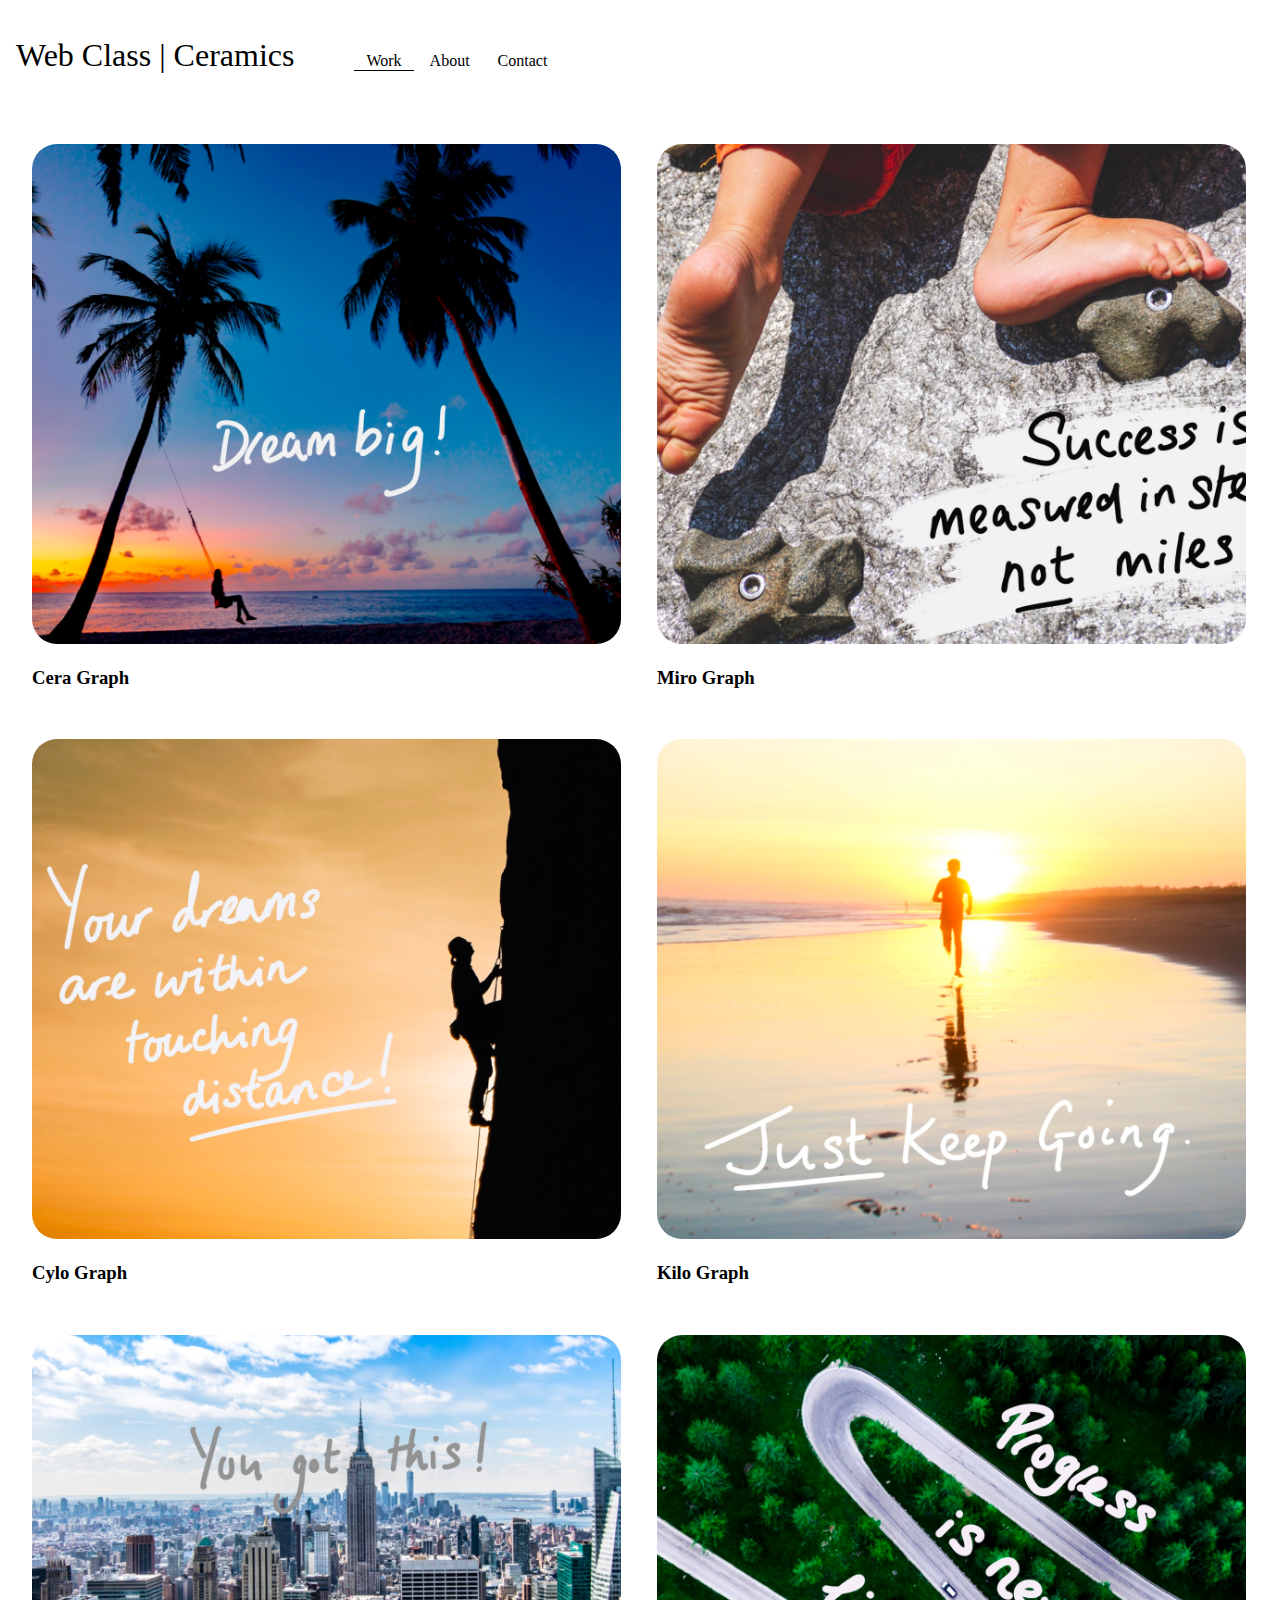
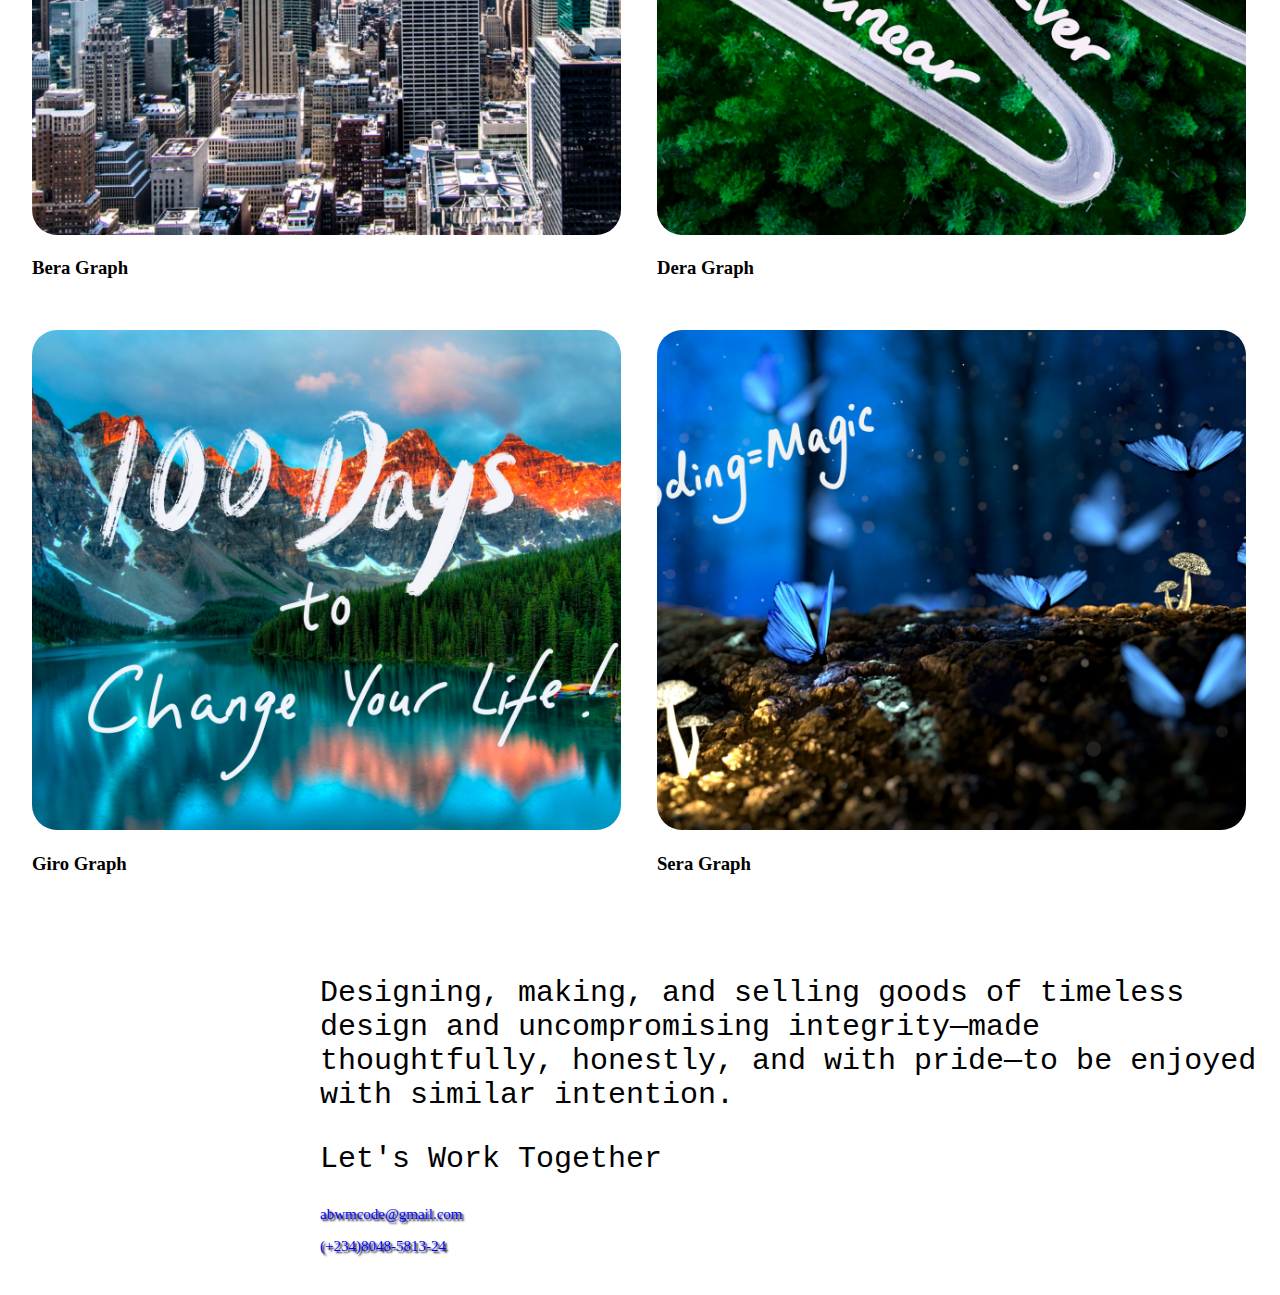
<file: index.html>
<!DOCTYPE html>
<html lang="en">
<head>
    <meta charset="UTF-8">
    <meta name="viewport" content="width=device-width, initial-scale=1.0">
    <title>Web class</title>
    <link rel="stylesheet" href="./style.css">
</head>
<body>
    <header>
        <h1>Web Class | Ceramics</h1>
        <nav>
            <ul>
                <li id="work"><a href="index.html">Work</a></li>
                <li><a href="about.html">About</a></li>
                <li><a href="contact.html">Contact</a></li>
            </ul>
        </nav>
    </header>
    <section id="gallery">
        <div class="card">
            <img src="./images/imag1.jpg" alt="">
            <h3>Cera Graph</h3>
        </div>
        <div class="card">
            <img src="./images/img2.jpg" alt="">
            <h3>Miro Graph</h3>
        </div>
        <div class="card">
            <img src="./images/img3.jpg" alt="">
            <h3>Cylo Graph</h3>
        </div>
        <div class="card">
            <img src="./images/img4.jpg" alt="">
            <h3>Kilo Graph</h3>
        </div>
        <div class="card">
            <img src="./images/img5.jpg" alt="">
            <h3>Bera Graph</h3>
        </div>
        <div class="card">
            <img src="./images/img6.jpg" alt="">
            <h3>Dera Graph</h3>
        </div>
        <div class="card">
            <img src="./images/img7.jpg" alt="">
            <h3>Giro Graph</h3>
        </div>
        <div class="card">
            <img src="./images/img8.jpg" alt="">
            <h3>Sera Graph</h3>
        </div>
    </section>
    <section id="info">
        <h3>
            Designing, making, and selling goods of timeless design and uncompromising
            integrity—made thoughtfully, honestly, and with pride—to be enjoyed with similar intention.
        </h3>
        <h3>Let's Work Together</h3>
        <div class="contact">
            <p>abwmcode@gmail.com</p>
            <p>(+234)8048-5813-24</p>
        </div>
    </section>
</body>
</html>
</file>
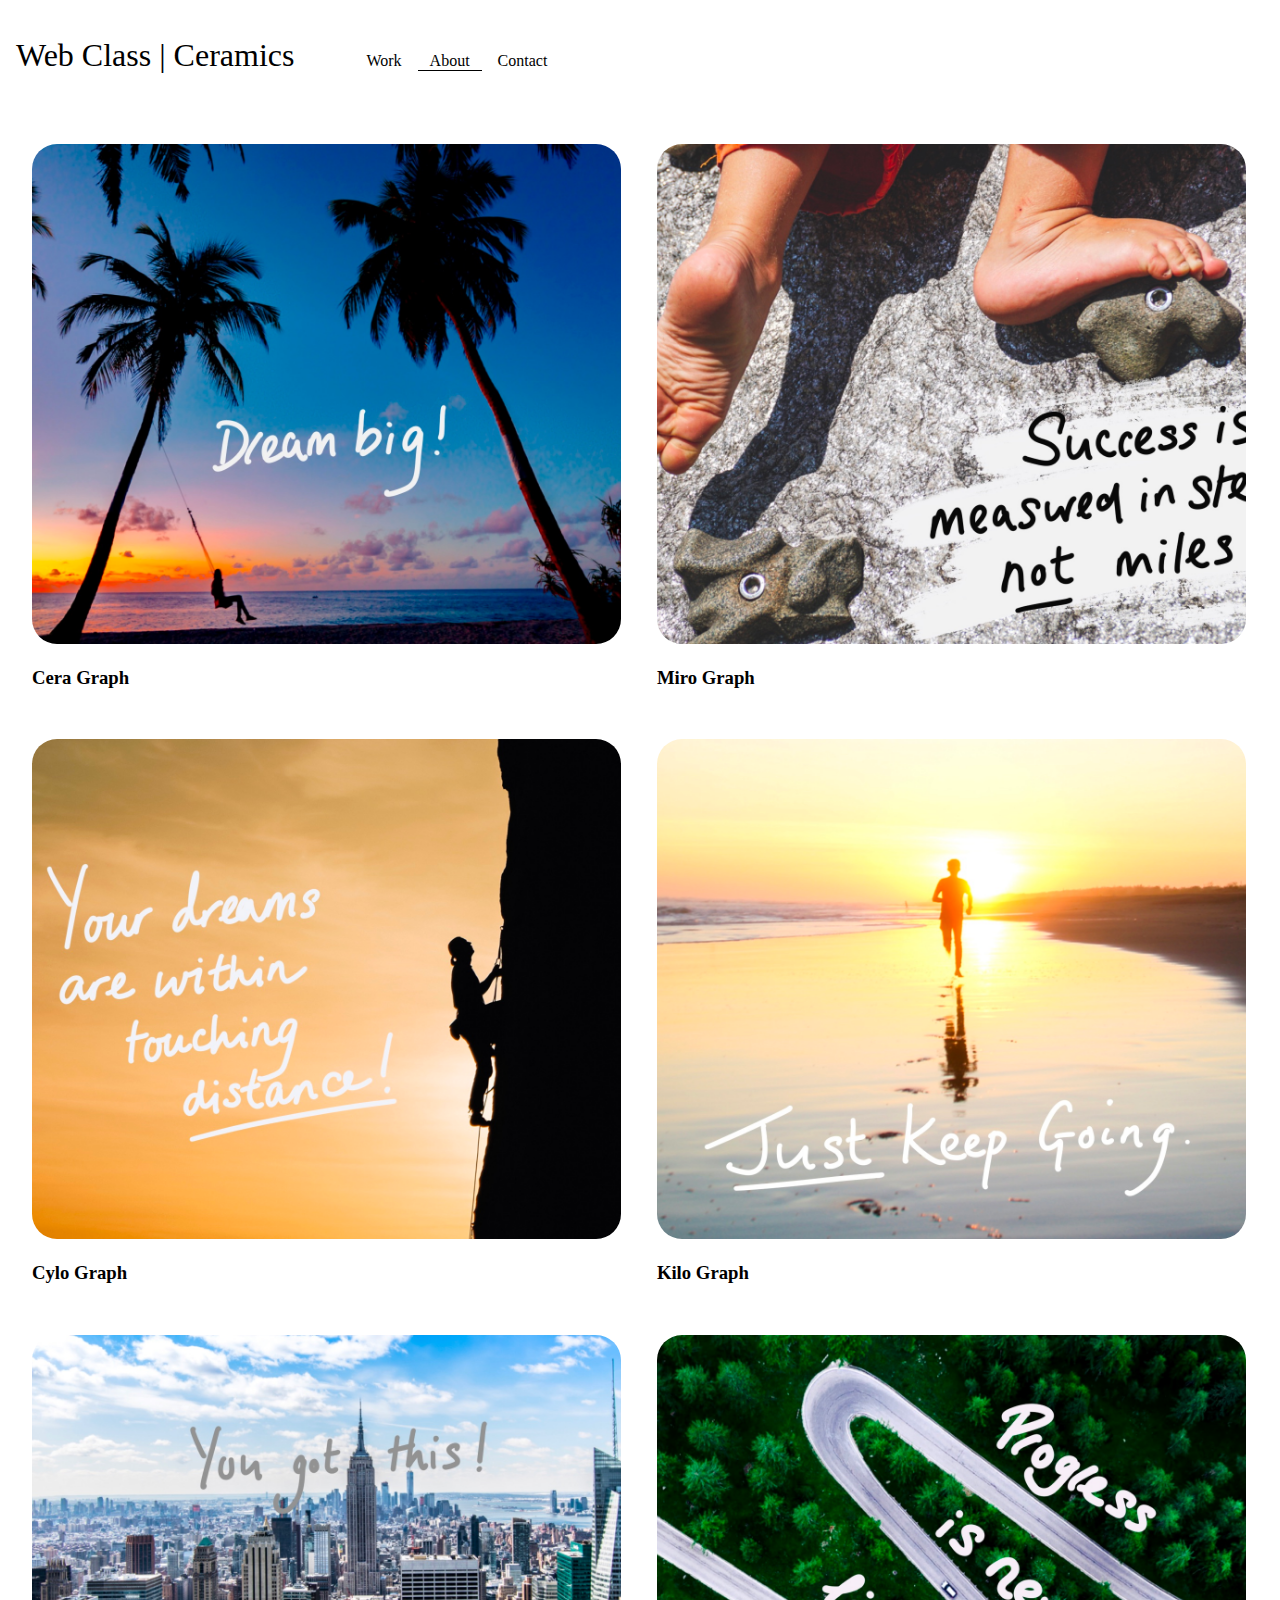
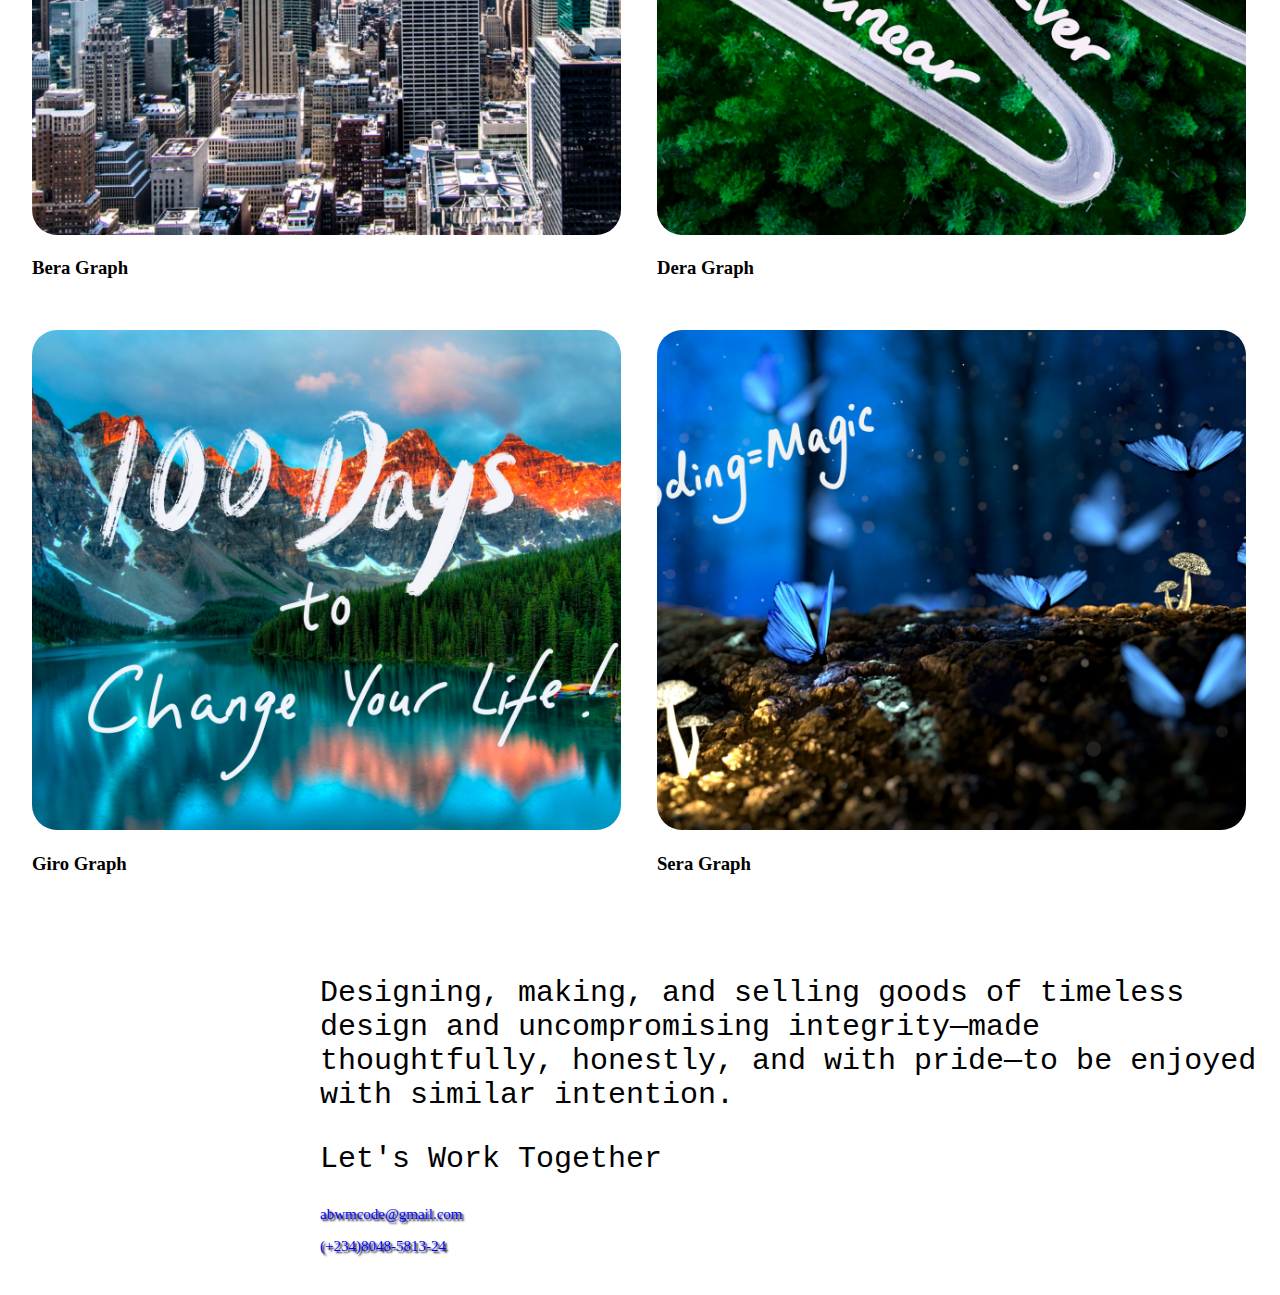
<file: about.html>
<!DOCTYPE html>
<html lang="en">

<head>
    <meta charset="UTF-8">
    <meta name="viewport" content="width=device-width, initial-scale=1.0">
    <title>Web class</title>
    <link rel="stylesheet" href="./style.css">
</head>

<body>
    <header>
        <h1>Web Class | Ceramics</h1>
        <nav>
            <ul>
                <li><a href="index.html">Work</a></li>
                <li id="work"><a href="about.html">About</a></li>
                <li><a href="contact.html">Contact</a></li>
            </ul>
        </nav>
    </header>
    <section id="gallery">
        <div class="card">
            <img src="./images/imag1.jpg" alt="">
            <h3>Cera Graph</h3>
        </div>
        <div class="card">
            <img src="./images/img2.jpg" alt="">
            <h3>Miro Graph</h3>
        </div>
        <div class="card">
            <img src="./images/img3.jpg" alt="">
            <h3>Cylo Graph</h3>
        </div>
        <div class="card">
            <img src="./images/img4.jpg" alt="">
            <h3>Kilo Graph</h3>
        </div>
        <div class="card">
            <img src="./images/img5.jpg" alt="">
            <h3>Bera Graph</h3>
        </div>
        <div class="card">
            <img src="./images/img6.jpg" alt="">
            <h3>Dera Graph</h3>
        </div>
        <div class="card">
            <img src="./images/img7.jpg" alt="">
            <h3>Giro Graph</h3>
        </div>
        <div class="card">
            <img src="./images/img8.jpg" alt="">
            <h3>Sera Graph</h3>
        </div>
    </section>
    <section id="info">
        <h3>
            Designing, making, and selling goods of timeless design and uncompromising
            integrity—made thoughtfully, honestly, and with pride—to be enjoyed with similar intention.
        </h3>
        <h3>Let's Work Together</h3>
        <div class="contact">
            <p>abwmcode@gmail.com</p>
            <p>(+234)8048-5813-24</p>
        </div>
    </section>
</body>

</html>
</file>
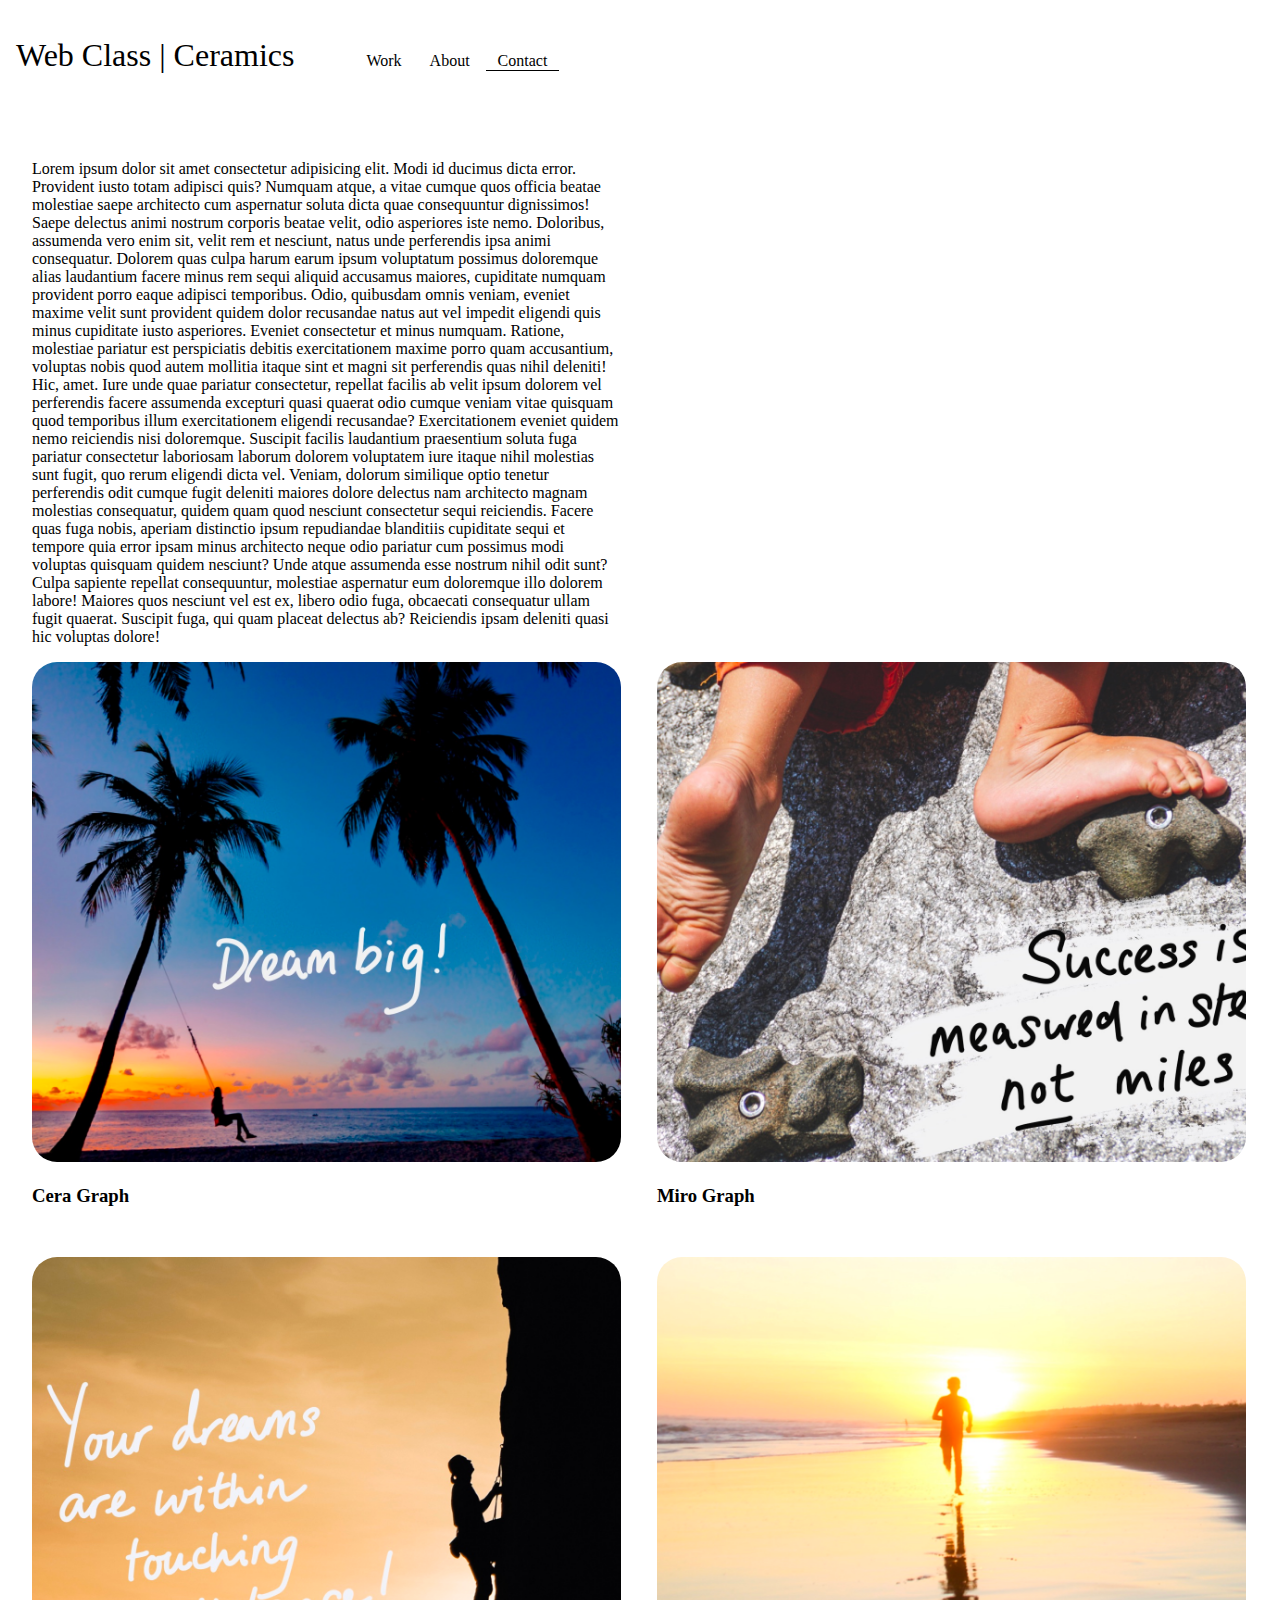
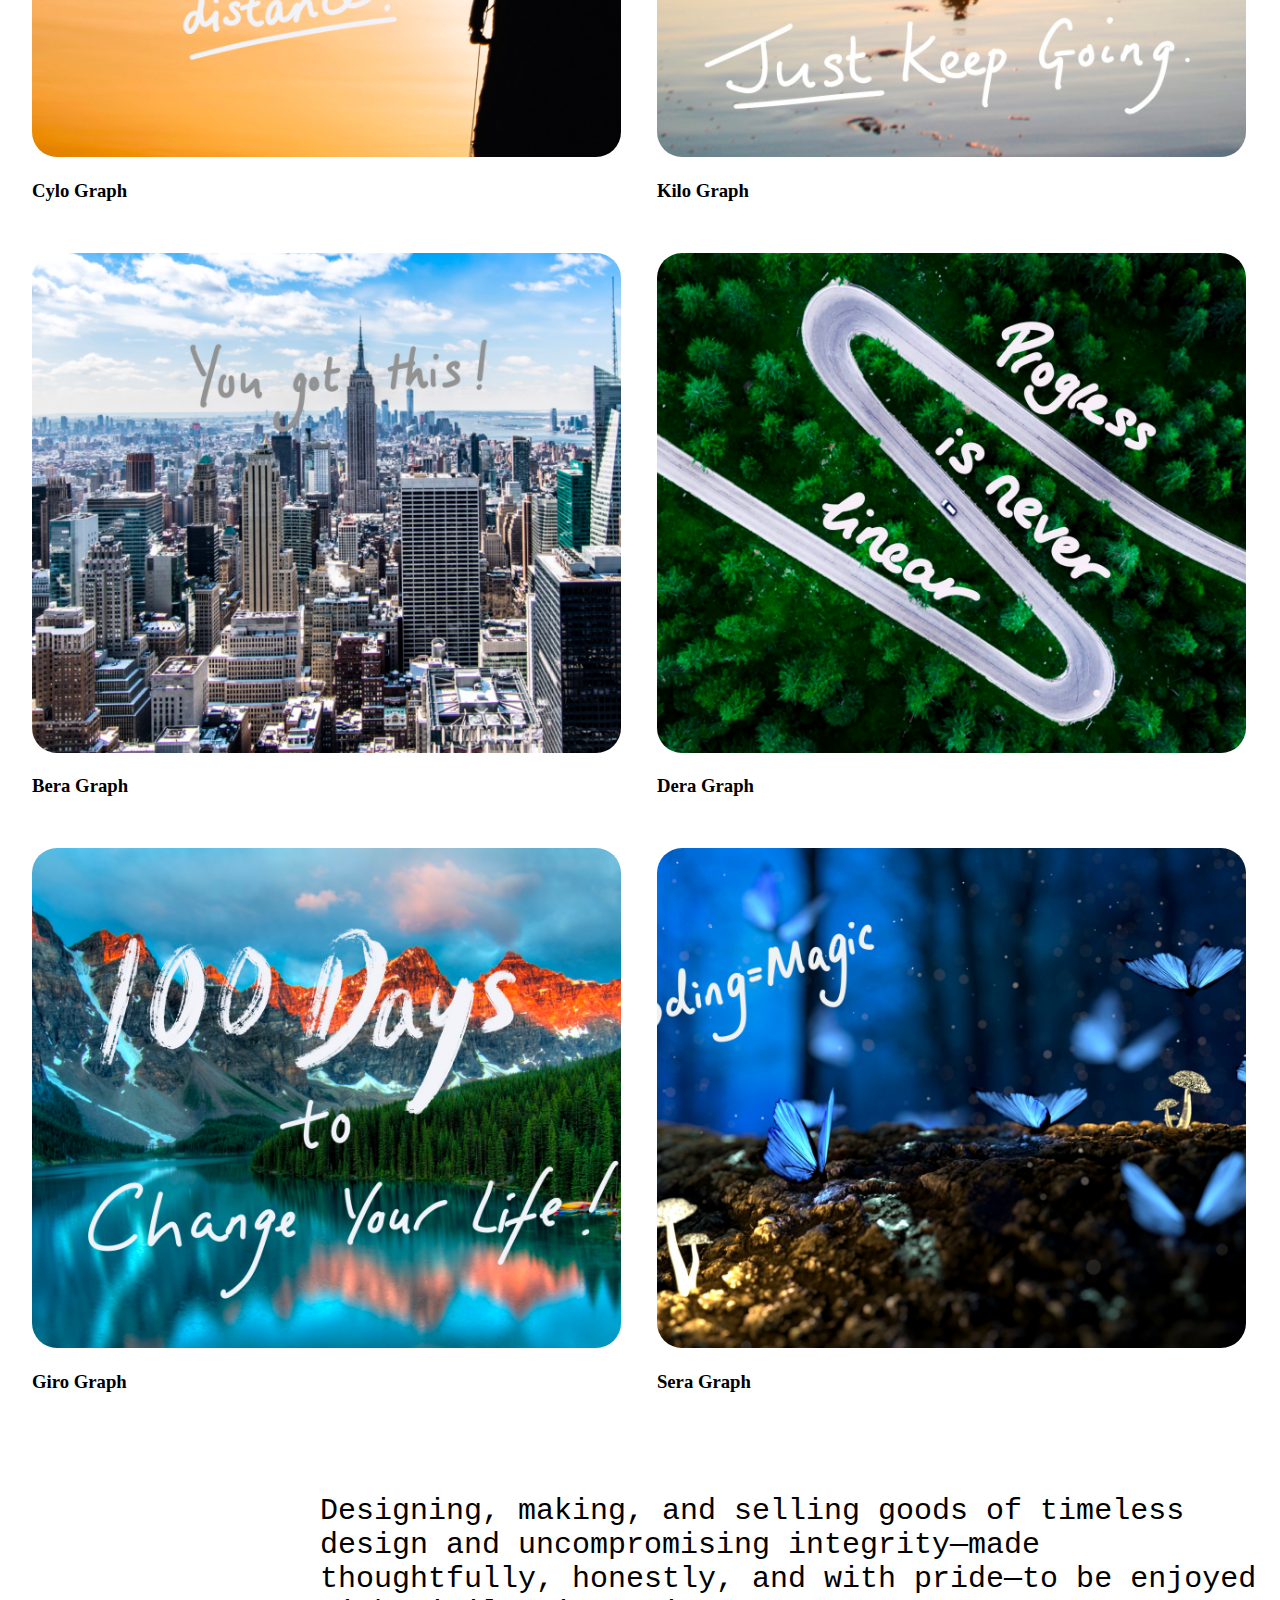
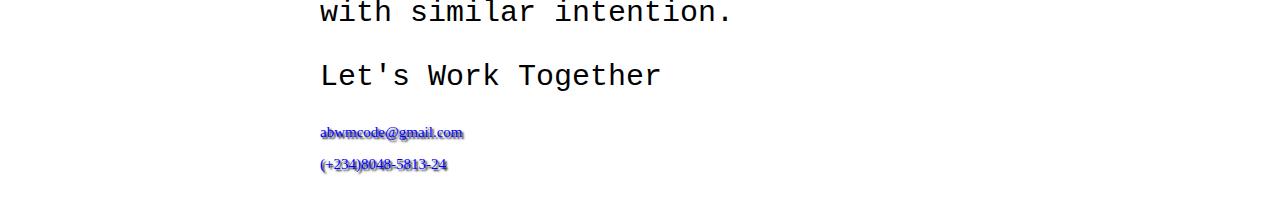
<file: contact.html>
<!DOCTYPE html>
<html lang="en">

<head>
    <meta charset="UTF-8">
    <meta name="viewport" content="width=device-width, initial-scale=1.0">
    <title>Web class</title>
    <link rel="stylesheet" href="./style.css">
</head>

<body>
    <header>
        <h1>Web Class | Ceramics</h1>
        <nav>
            <ul>
                <li><a href="index.html">Work</a></li>
                <li><a href="about.html">About</a></li>
                <li id="work"><a href="contact.html">Contact</a></li>
            </ul>
        </nav>
    </header>
    <section id="gallery">
        <div class="card">
            <p>Lorem ipsum dolor sit amet consectetur adipisicing elit. Modi id ducimus dicta error. Provident iusto totam adipisci quis? Numquam atque, a vitae cumque quos officia beatae molestiae saepe architecto cum aspernatur soluta dicta quae consequuntur dignissimos! Saepe delectus animi nostrum corporis beatae velit, odio asperiores iste nemo. Doloribus, assumenda vero enim sit, velit rem et nesciunt, natus unde perferendis ipsa animi consequatur. Dolorem quas culpa harum earum ipsum voluptatum possimus doloremque alias laudantium facere minus rem sequi aliquid accusamus maiores, cupiditate numquam provident porro eaque adipisci temporibus. Odio, quibusdam omnis veniam, eveniet maxime velit sunt provident quidem dolor recusandae natus aut vel impedit eligendi quis minus cupiditate iusto asperiores. Eveniet consectetur et minus numquam. Ratione, molestiae pariatur est perspiciatis debitis exercitationem maxime porro quam accusantium, voluptas nobis quod autem mollitia itaque sint et magni sit perferendis quas nihil deleniti! Hic, amet. Iure unde quae pariatur consectetur, repellat facilis ab velit ipsum dolorem vel perferendis facere assumenda excepturi quasi quaerat odio cumque veniam vitae quisquam quod temporibus illum exercitationem eligendi recusandae? Exercitationem eveniet quidem nemo reiciendis nisi doloremque. Suscipit facilis laudantium praesentium soluta fuga pariatur consectetur laboriosam laborum dolorem voluptatem iure itaque nihil molestias sunt fugit, quo rerum eligendi dicta vel. Veniam, dolorum similique optio tenetur perferendis odit cumque fugit deleniti maiores dolore delectus nam architecto magnam molestias consequatur, quidem quam quod nesciunt consectetur sequi reiciendis. Facere quas fuga nobis, aperiam distinctio ipsum repudiandae blanditiis cupiditate sequi et tempore quia error ipsam minus architecto neque odio pariatur cum possimus modi voluptas quisquam quidem nesciunt? Unde atque assumenda esse nostrum nihil odit sunt? Culpa sapiente repellat consequuntur, molestiae aspernatur eum doloremque illo dolorem labore! Maiores quos nesciunt vel est ex, libero odio fuga, obcaecati consequatur ullam fugit quaerat. Suscipit fuga, qui quam placeat delectus ab? Reiciendis ipsam deleniti quasi hic voluptas dolore!</p>
            <img src="./images/imag1.jpg" alt="">
            <h3>Cera Graph</h3>
        </div>
        <div class="card">
            <img src="./images/img2.jpg" alt="">
            <h3>Miro Graph</h3>
        </div>
        <div class="card">
            <img src="./images/img3.jpg" alt="">
            <h3>Cylo Graph</h3>
        </div>
        <div class="card">
            <img src="./images/img4.jpg" alt="">
            <h3>Kilo Graph</h3>
        </div>
        <div class="card">
            <img src="./images/img5.jpg" alt="">
            <h3>Bera Graph</h3>
        </div>
        <div class="card">
            <img src="./images/img6.jpg" alt="">
            <h3>Dera Graph</h3>
        </div>
        <div class="card">
            <img src="./images/img7.jpg" alt="">
            <h3>Giro Graph</h3>
        </div>
        <div class="card">
            <img src="./images/img8.jpg" alt="">
            <h3>Sera Graph</h3>
        </div>
    </section>
    <section id="info">
        <h3>
            Designing, making, and selling goods of timeless design and uncompromising
            integrity—made thoughtfully, honestly, and with pride—to be enjoyed with similar intention.
        </h3>
        <h3>Let's Work Together</h3>
        <div class="contact">
            <p>abwmcode@gmail.com</p>
            <p>(+234)8048-5813-24</p>
        </div>
    </section>
</body>

</html>
</file>
<file: style.css>
body{
    font-family: monospace serif;
    padding: 0px;
    margin: 0px;
}

header {
    display: inline-block;
}
h1 {
    display: inline-block;
    font-weight: 300;
    padding: 16px;
}
nav, ul,li {
    display: inline-block;
}

a {
    text-decoration: none;
    color: black;
    padding: 12px;

}
#work {
    border-bottom: 1px solid black;
}

#gallery {
    padding: 16px;
}

.card {
    width: 49.75%;
    box-sizing: border-box;
    padding: 16px;
    display: inline-block;
    border-radius: 25px;
}

.card img {
    height: 500px;
    border-radius: 25px;
    object-fit: cover;
    width: 100%;
}
.card img:hover{
    opacity: 0.6;
}
 #info {
    padding: 20px 0px 20px 320px;
    /* width: 700px; */
 }
 #info h3 {
    font-weight: 300;
    font-family: monospace;
    font-size: 30px;
 }
 #info:hover{
    background-color: grey;
    border-radius: 20px;
    color: red;
 }

 #info h3:hover{
    color: blue;
 }

 .contact {
    font-size: 15px;
    color: blue;
 }
  .contact p {
    text-shadow: 2px 2px 2px black;
  }

  .contact p:hover {
    color: red;
}
</file>
